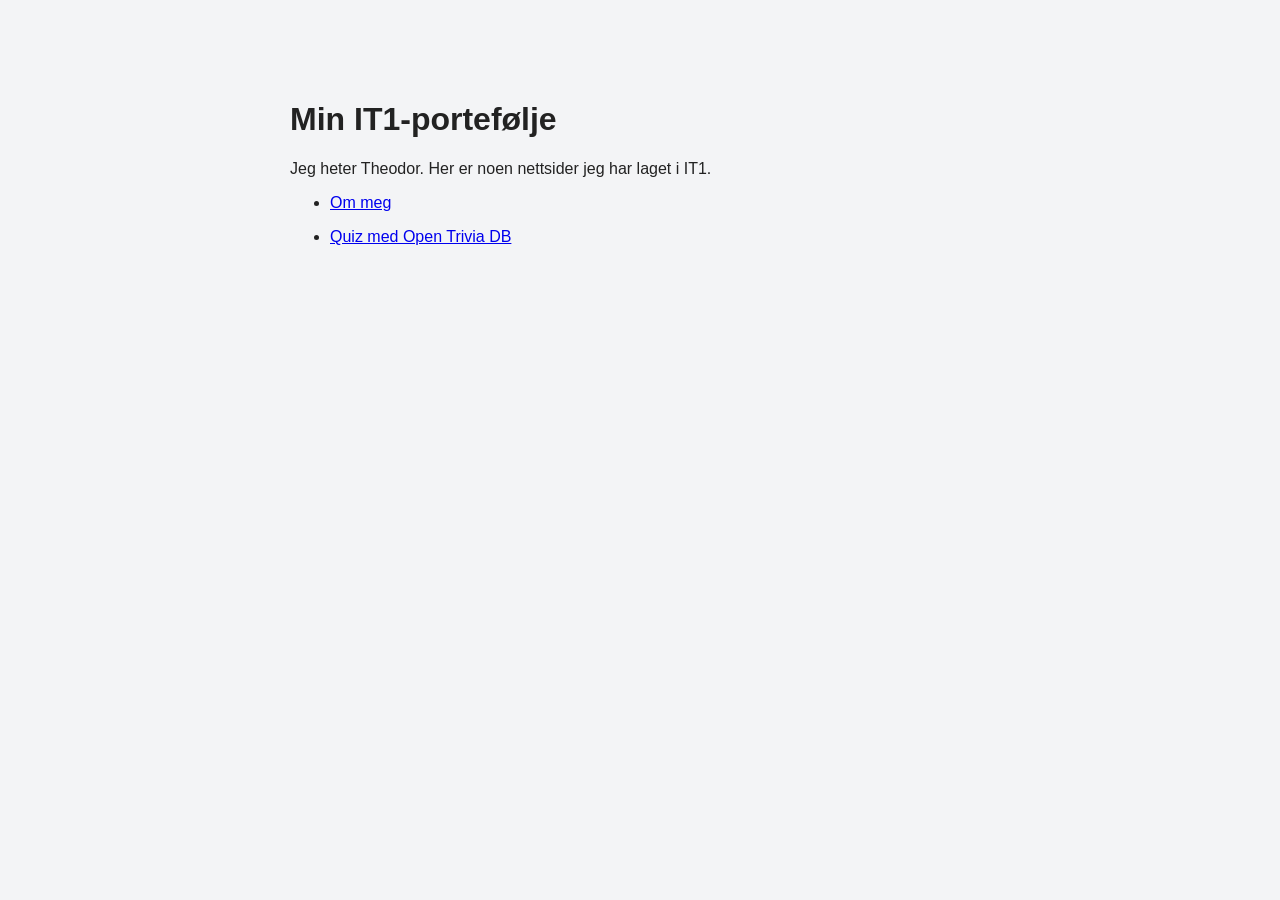
<file: index.html>
<!DOCTYPE html>
<html lang="nb">
<head>
  <meta charset="UTF-8">
  <meta name="viewport" content="width=device-width, initial-scale=1">
  <title>Min IT1-portefølje</title>
  <style>
    body {
      font-family: Arial, sans-serif;
      max-width: 700px;
      margin: 60px auto;
      padding: 20px;
      background: #f3f4f6;
      color: #222;
    }
    li { margin: 16px 0; }
  </style>
</head>
<body>
  <h1>Min IT1-portefølje</h1>
  <p>Jeg heter Theodor. Her er noen nettsider jeg har laget i IT1.</p>
  <ul>
    <li><a href="Prosjekt1/ommeg.html" target="_blank" rel="noopener">Om meg</a></li>
    <li><a href="Prosjekt2/js.QUIZ.html" target="_blank" rel="noopener">Quiz med Open Trivia DB</a></li>
  </ul>
</body>
</html>
</file>
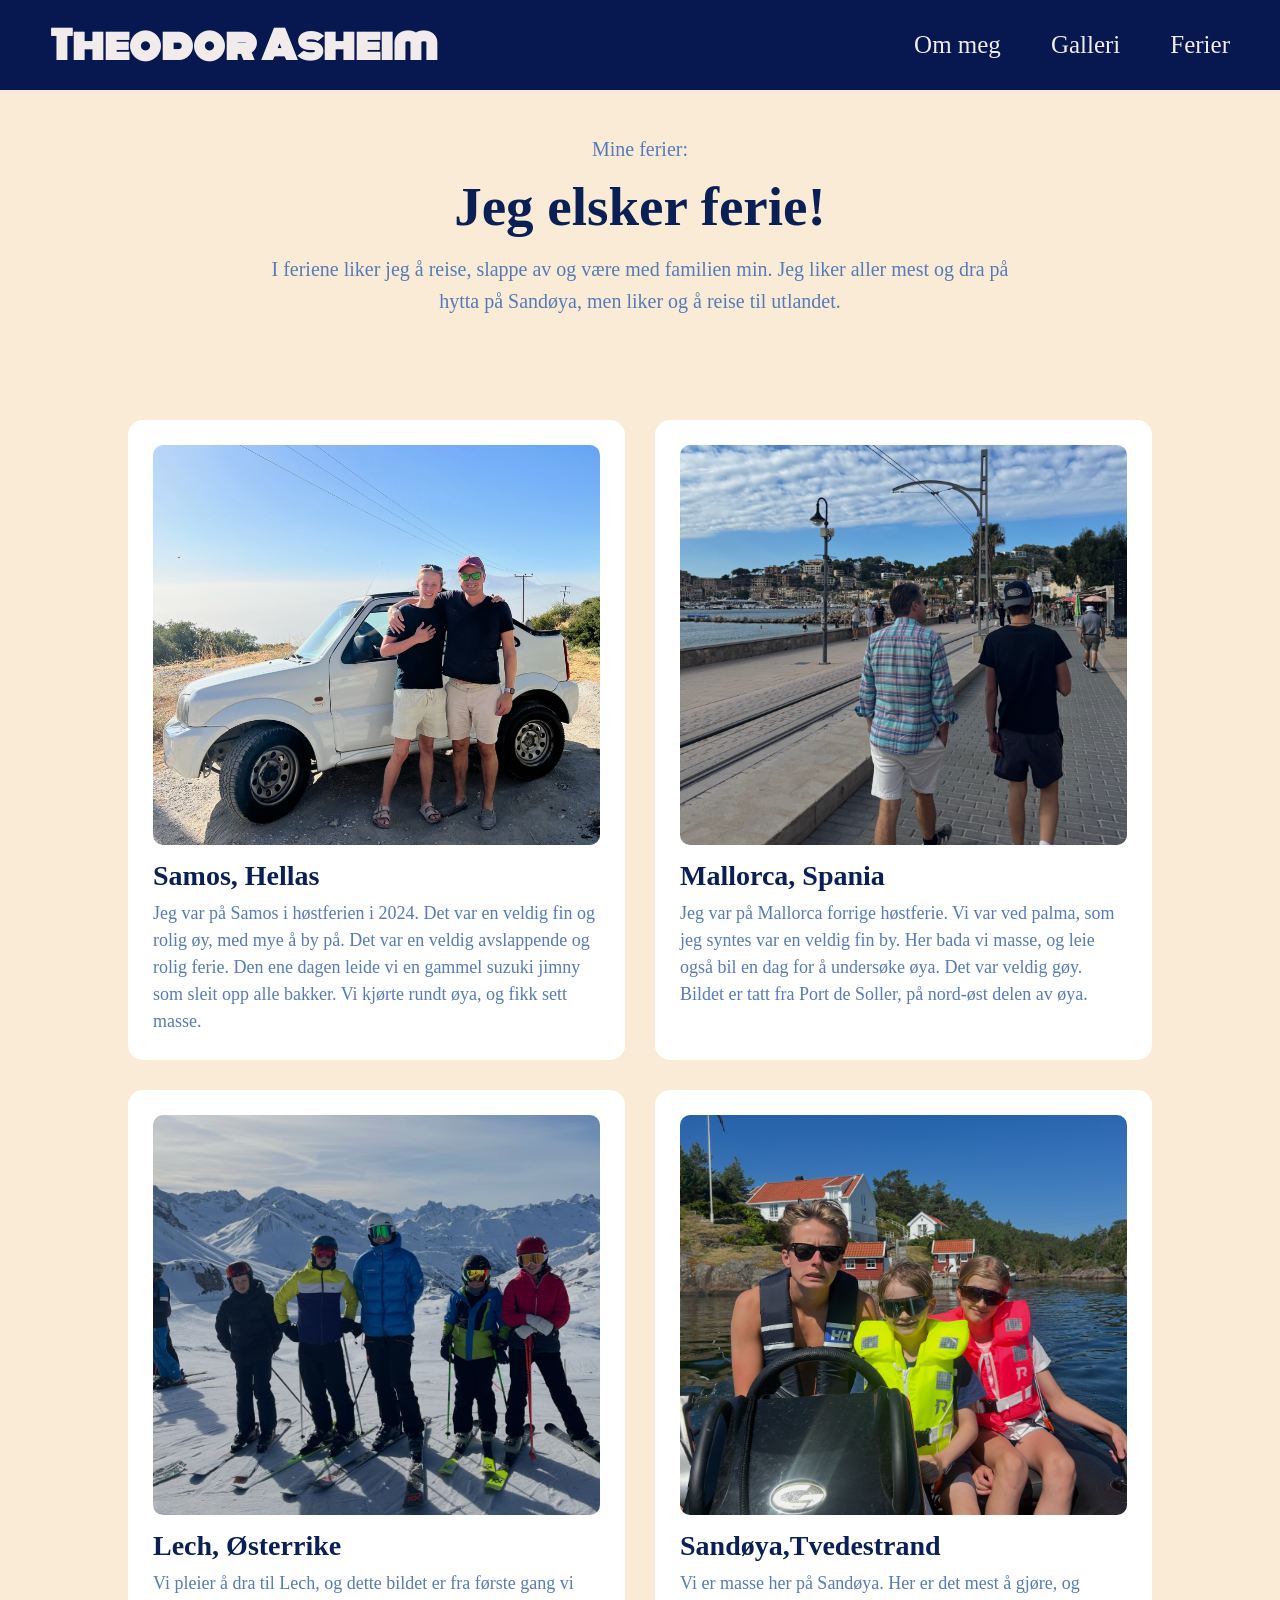
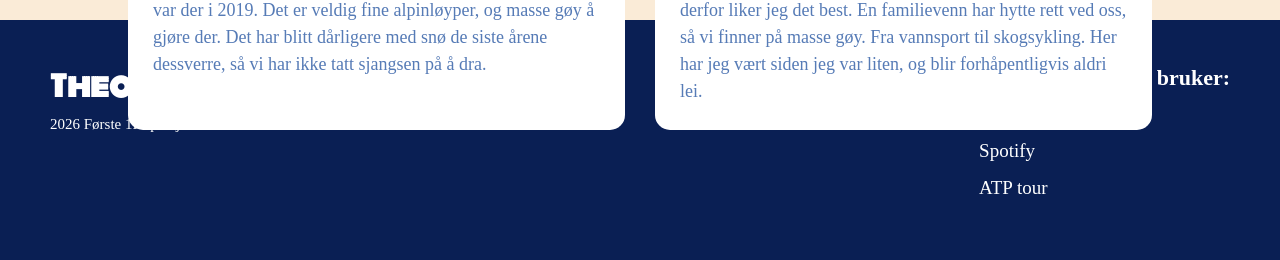
<file: Prosjekt1/ferier.html>
<!DOCTYPE html>
<html lang="en">

<head>
    <meta charset="UTF-8">
    <meta name="viewport" content="width=device-width, initial-scale=1.0">
    <link rel="stylesheet" href="style.css">
    <title>Ferier</title>
    <link rel="preconnect" href="https://fonts.googleapis.com">
    <link rel="preconnect" href="https://fonts.gstatic.com" crossorigin>
    <link href="https://fonts.googleapis.com/css2?family=Monoton&display=swap" rel="stylesheet">
</head>

<body class="ferier-side">
    <header>

        <div class="navn">
            Theodor Asheim
        </div>

        <nav>
            <a href="ommeg.html">Om meg</a>
            <a href="galleri.html">Galleri</a>
            <a href="ferier.html">Ferier</a>
        </nav>

    </header>

    <section class="ferier-intro">

        <div class="ferier-intro-tekst">
            <p class="liten-tekst">Mine ferier:</p>

            <h1>Jeg elsker ferie!</h1>

            <p>I feriene liker jeg å reise, slappe av og være med familien min. Jeg liker aller mest og dra på hytta på
                Sandøya, men liker og å reise til utlandet. </p>


        </div>

    </section>

    <section class="ferie-steder">
        <div class="sted">
            <img src="Bilder/samos.png" alt="Samos">
            <h2>Samos, Hellas</h2>
            <p>
                Jeg var på Samos i høstferien i 2024. Det var en veldig fin og rolig øy, med mye å by på. Det var en veldig avslappende og rolig ferie. Den ene dagen leide vi en gammel suzuki jimny som sleit opp alle bakker. Vi kjørte rundt øya, og fikk sett masse. 
            </p>

        </div>
        <div class="sted">
            <img src="Bilder/mallorca.png" alt="Mallorca">
            <h2>Mallorca, Spania</h2>
            <p>
                Jeg var på Mallorca forrige høstferie. Vi var ved palma, som jeg syntes var en veldig fin by. Her bada vi masse, og leie også bil en dag for å undersøke øya. Det var veldig gøy. Bildet er tatt fra Port de Soller, på nord-øst delen av øya. 
            </p>

        </div>
        <div class="sted">
            <img src="Bilder/lech.png" alt="Lech">
            <h2>Lech, Østerrike</h2>
            <p>
                Vi pleier å dra til Lech, og dette bildet er fra første gang vi var der i 2019. Det er veldig fine alpinløyper, og masse gøy å gjøre der. Det har blitt dårligere med snø de siste årene dessverre, så vi har ikke tatt sjangsen på å dra. 
            </p>

        </div>
        <div class="sted">
            <img src="Bilder/sandoya.png" alt="Sandøya">
            <h2>Sandøya,Tvedestrand</h2>
            <p>
                Vi er masse her på Sandøya. Her er det mest å gjøre, og derfor liker jeg det best. En familievenn har hytte rett ved oss, så vi finner på masse gøy. Fra vannsport til skogsykling. Her har jeg vært siden jeg var liten, og blir forhåpentligvis aldri lei. 
            </p>

        </div>

    </section>
    <footer>
        <div class="footer-venstre">
            <h2>Theodor Asheim</h2>
            <p>2026 Første 1IT prosjekt</p>
        </div>
        <div class="footer-høyre">
            <h3>Her er lenkene jeg bruker:</h3>

            <div class="footer-lenker">
                <a href="https://www.netflix.com/no/" target="_blank">Netflix</a>
                <a href="https://open.spotify.com/" target="_blank">Spotify</a>
                <a href="https://www.atptour.com/en" target="_blank">ATP tour</a>
            </div>

        </div>
    </footer>
</body>

</html>
</file>
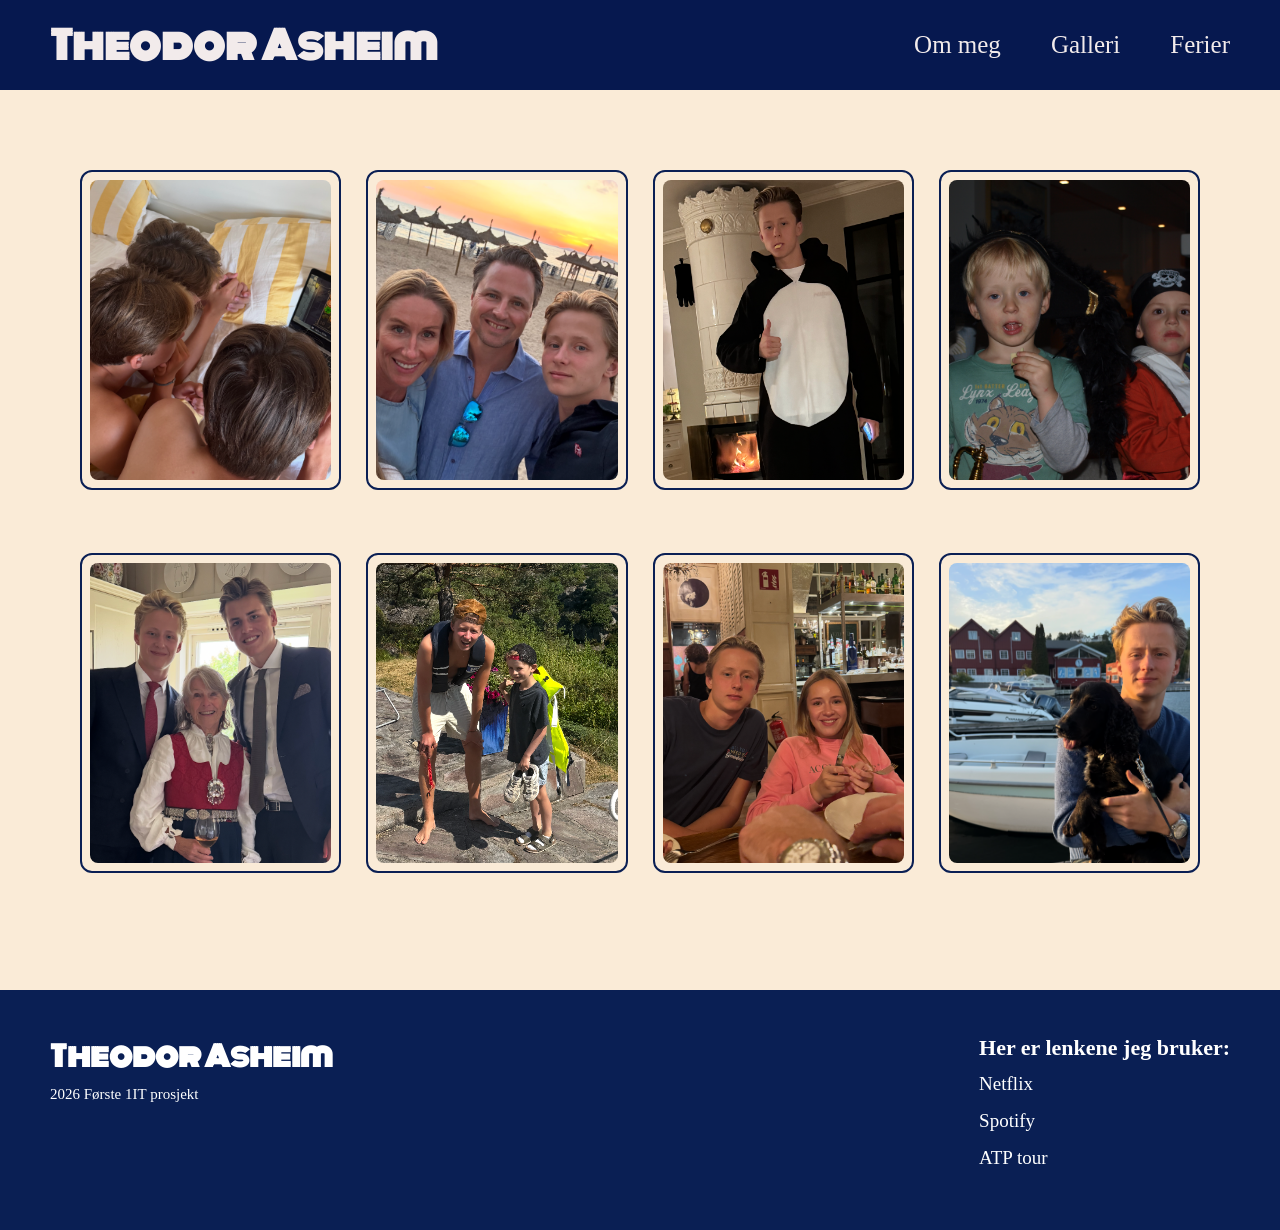
<file: Prosjekt1/galleri.html>
<html>

<head>
    <title>Galleri</title>
    <link rel="stylesheet" href="style.css">
    <link rel="preconnect" href="https://fonts.googleapis.com">
    <link rel="preconnect" href="https://fonts.gstatic.com" crossorigin>
    <link href="https://fonts.googleapis.com/css2?family=Monoton&display=swap" rel="stylesheet">


</head>

<body class="galleri-side">
    <header>

        <div class="navn">
            Theodor Asheim
        </div>

        <nav>
            <a href="ommeg.html">Om meg</a>
            <a href="galleri.html">Galleri</a>
            <a href="ferier.html">Ferier</a>
        </nav>

    </header>
    <section class="side2">

        <div class="bildeboks">
            <img src="Bilder/galleri1.png" alt="">
        </div>

        <div class="bildeboks">
            <img src="Bilder/galleri2.png" alt="">
        </div>

        <div class="bildeboks">
            <img src="Bilder/galleri3.png" alt="">
        </div>

        <div class="bildeboks">
            <img src="Bilder/galleri4.png" alt="">
        </div>

        <div class="bildeboks">
            <img src="Bilder/galleri5.png" alt="">
        </div>

        <div class="bildeboks">
            <img src="Bilder/galleri6.png" alt="">
        </div>

        <div class="bildeboks">
            <img src="Bilder/galleri7.png" alt="">
        </div>

        <div class="bildeboks">
            <img src="Bilder/galleri8.png" alt="">
        </div>

    </section>
    <footer>
        <div class="footer-venstre">
            <h2>Theodor Asheim</h2>
            <p>2026 Første 1IT prosjekt</p>
        </div>
        <div class="footer-høyre">
            <h3>Her er lenkene jeg bruker:</h3>

            <div class="footer-lenker">
                <a href="https://www.netflix.com/no/" target="_blank">Netflix</a>
                <a href="https://open.spotify.com/" target="_blank">Spotify</a>
                <a href="https://www.atptour.com/en" target="_blank">ATP tour</a>
            </div>

        </div>
    </footer>

</body>

</html>
</file>
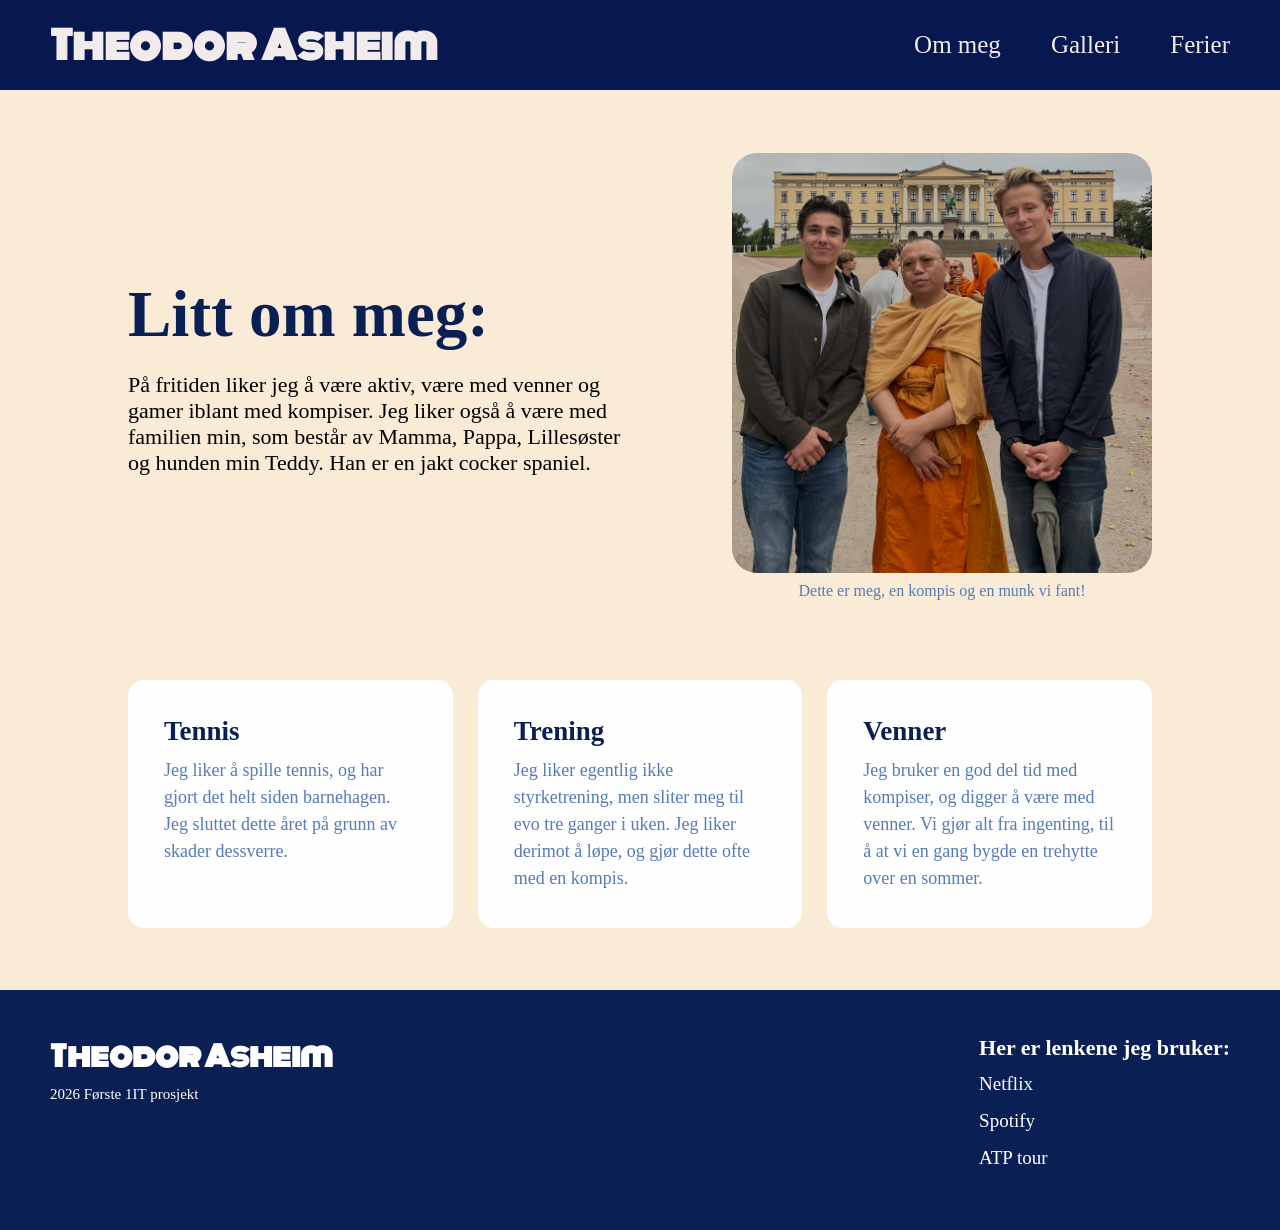
<file: Prosjekt1/ommeg.html>
<!DOCTYPE html>
<html lang="en">

<head>
    <meta charset="UTF-8">
    <meta name="viewport" content="width=device-width, initial-scale=1.0">
    <title>Fritid</title>
    <link rel="stylesheet" href="style.css">
    <link rel="preconnect" href="https://fonts.googleapis.com">
    <link rel="preconnect" href="https://fonts.gstatic.com" crossorigin>
    <link href="https://fonts.googleapis.com/css2?family=Monoton&display=swap" rel="stylesheet">
    </head>

<body class="fritid-side">
    <header>

        <div class="navn">
            Theodor Asheim
        </div>

        <nav>
            <a href="ommeg.html">Om meg</a>
            <a href="galleri.html">Galleri</a>
            <a href="ferier.html">Ferier</a>
        </nav>

    </header>


    <section class="fritid">

        <div class="intro">
            <div class="intro-tekst">
                <h1>Litt om meg:</h1>
                <p>
                    På fritiden liker jeg å være aktiv, være med venner
                    og gamer iblant med kompiser. Jeg liker også å være
                    med familien min, som består av Mamma, Pappa, Lillesøster og hunden min Teddy. Han er en jakt cocker spaniel.
                </p>
            </div>
            <div class="Meg-å-en-munk">
                <img src="Bilder/ommeg.png" alt="Bilde fra fritiden min">
                <p>Dette er meg, en kompis og en munk vi fant!</p>
            </div>
        </div>


        <div class="interesser">

            <div class="interesse-boks">
                <h2>Tennis</h2>
                <p>Jeg liker å spille tennis, og har gjort det helt siden barnehagen. Jeg sluttet dette året på grunn av
                    skader dessverre.
                </p>
            </div>

            <div class="interesse-boks">
                <h2>Trening</h2>
                <p>Jeg liker egentlig ikke styrketrening, men sliter meg til evo tre ganger i uken. Jeg liker derimot å
                    løpe, og gjør dette ofte med en kompis. </p>
            </div>

            <div class="interesse-boks">
                <h2>Venner</h2>
                <p>Jeg bruker en god del tid med kompiser, og digger å være med venner. Vi gjør alt fra ingenting, til å
                    at vi en gang bygde en trehytte over en sommer. </p>
            </div>

    </section>

    <footer>
        <div class="footer-venstre">
            <h2>Theodor Asheim</h2>
            <p>2026 Første 1IT prosjekt</p>
        </div>
        <div class="footer-høyre">
            <h3>Her er lenkene jeg bruker:</h3>

            <div class="footer-lenker">
                <a href="https://www.netflix.com/no/" target="_blank">Netflix</a>
                <a href="https://open.spotify.com/" target="_blank">Spotify</a>
                <a href="https://www.atptour.com/en" target="_blank">ATP tour</a>
            </div>

        </div>
    </footer>

</body>

</html>
</file>
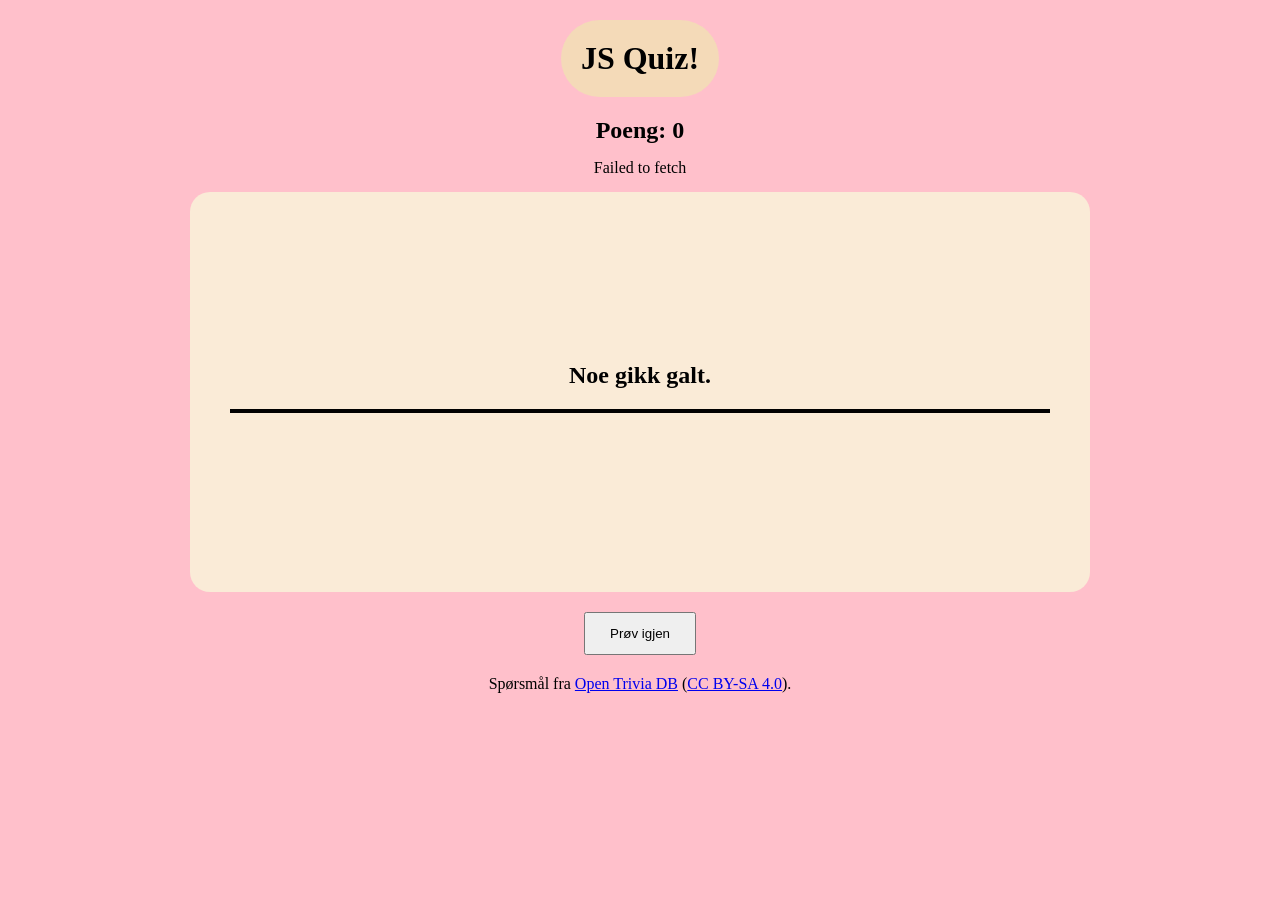
<file: Prosjekt2/js.QUIZ.html>
<!doctype html>
<html lang="en">

<head>
    <meta charset="UTF-8" />
    <meta name="viewport" content="width=device-width, initial-scale=1.0" />
    <title>JS Quiz</title>
    <style>

        * {
            margin: 0;
            padding: 0;
            box-sizing: border-box;
        }

        body {
            background-color: pink;
            padding: 20px 100px;
            display: flex;
            flex-direction: column;
            align-items: center;
            text-align: center;
        }

        .grid {
            width: 100%;
            display: flex;
            gap: 50px;
            flex-wrap: wrap;
            justify-content: center;
        }

        article {
            width: 100%;
            max-width: 900px;
            min-height: 400px;
            padding: 40px;
            border-radius: 20px;
            background-color: antiquewhite;
            display: flex;
            justify-content: center;
            align-items: center;
            flex-direction: column;
        }

        h1 {
            padding: 20px;
            background-color: rgb(244, 218, 184);
            border-radius: 50px;
            width: fit-content;
            margin-bottom: 20px;
        }

        .boxes {
            display: flex;
            width: 100%;
            align-items: center;
            justify-content: space-evenly;
            gap: 50px;
            border-top: 4px solid black;
            padding-top: 10px;
        }

        .box {
            width: 100px;
            height: 100px;
            border: 2px solid black;
            border-radius: 10px;
            background-color: aqua;
            display: flex;
            align-items: center;
            justify-content: center;
            font-size: 20px;
        }

        .boxes {
            flex-wrap: wrap;
            gap: 12px;
            margin-top: 20px;
        }

        .box {
            width: auto;
            min-height: 110px;
            height: auto;
            flex: 1 1 220px;
            padding: 18px;
            font: inherit;
            font-size: 1.2rem;
            overflow-wrap: anywhere;
            cursor: pointer;
        }

        .box:disabled {
            color: black;
            opacity: 1;
            cursor: default;
        }

        #neste {
            margin: 20px 0;
            padding: 12px 24px;
            cursor: pointer;
        }

        #resultat {
            margin: 15px 0;
        }

        @media (max-width: 600px) {
            body {
                padding: 20px;
            }

            article {
                width: 100%;
            }
        }
    </style>
</head>

<body>

    <body>
        <h1>JS Quiz!</h1>
        <h2 id="poeng">Poeng: 0</h2>
        <p id="resultat" aria-live="polite"></p>

        <div class="grid">
            <article>
                <h2 id="sporsmal">Laster spørsmål...</h2>
                <div class="boxes" id="svaralternativer"></div>
            </article>
        </div>

        <button id="neste" disabled>Neste spørsmål</button>

        <p>
            Spørsmål fra
            <a href="https://opentdb.com/">Open Trivia DB</a>
            (<a href="https://creativecommons.org/licenses/by-sa/4.0/">CC BY-SA 4.0</a>).
        </p>

        <script>
            let poeng = 0;
            let sporsmalListe = [];
            let harSvart = false;
            let sisteHenting = 0;

            const sporsmalElement = document.getElementById("sporsmal");
            const svarElement = document.getElementById("svaralternativer");
            const poengElement = document.getElementById("poeng");
            const resultatElement = document.getElementById("resultat");
            const nesteKnapp = document.getElementById("neste");

            // API-et kan sende for eksempel &quot; i stedet for anførselstegn.
            function dekodTekst(tekst) {
                const felt = document.createElement("textarea");
                felt.innerHTML = tekst;
                return felt.value;
            }

            // Bland svarene slik at riktig svar ikke alltid står samme sted.
            function bland(liste) {
                for (let i = liste.length - 1; i > 0; i--) {
                    const j = Math.floor(Math.random() * (i + 1));
                    [liste[i], liste[j]] = [liste[j], liste[i]];
                }
                return liste;
            }

            async function hentSporsmal() {
                // Vent hvis det har gått mindre enn 5 sekunder siden sist.
                const ventetid = Math.max(0, 5100 - (Date.now() - sisteHenting));
                await new Promise(resolve => setTimeout(resolve, ventetid));

                sisteHenting = Date.now();

                const respons = await fetch(
                    "https://opentdb.com/api.php?amount=10&type=multiple"
                );

                if (!respons.ok) {
                    throw new Error("Kunne ikke kontakte API-et.");
                }

                const data = await respons.json();

                if (data.response_code === 5) {
                    throw new Error("For mange forespørsler. Vent litt og prøv igjen.");
                }

                if (data.response_code !== 0 || !data.results.length) {
                    throw new Error("Kunne ikke hente spørsmål.");
                }

                sporsmalListe = data.results;
            }

            async function visNesteSporsmal() {
                nesteKnapp.disabled = true;
                resultatElement.textContent = "";
                svarElement.replaceChildren();
                sporsmalElement.textContent = "Laster spørsmål...";

                try {
                    // Hent en ny runde når listen er tom.
                    if (sporsmalListe.length === 0) {
                        await hentSporsmal();
                    }

                    const sporsmal = sporsmalListe.shift();
                    harSvart = false;

                    sporsmalElement.textContent = dekodTekst(sporsmal.question);
                    nesteKnapp.textContent = "Neste spørsmål";

                    const alternativer = bland([
                        { tekst: sporsmal.correct_answer, riktig: true },
                        ...sporsmal.incorrect_answers.map(svar => ({
                            tekst: svar,
                            riktig: false
                        }))
                    ]);

                    alternativer.forEach(alternativ => {
                        const knapp = document.createElement("button");
                        knapp.className = "box";
                        knapp.textContent = dekodTekst(alternativ.tekst);

                        knapp.addEventListener("click", () => {
                            sjekkSvar(
                                alternativ.riktig,
                                knapp,
                                sporsmal.correct_answer
                            );
                        });

                        svarElement.appendChild(knapp);
                    });
                } catch (feil) {
                    sporsmalElement.textContent = "Noe gikk galt.";
                    resultatElement.textContent = feil.message;
                    nesteKnapp.textContent = "Prøv igjen";
                    nesteKnapp.disabled = false;
                }
            }

            function sjekkSvar(riktig, knapp, riktigSvar) {
                // Hindre at spilleren får flere poeng på samme spørsmål.
                if (harSvart) return;
                harSvart = true;

                if (riktig) {
                    poeng++;
                    knapp.style.backgroundColor = "lightgreen";
                    resultatElement.textContent = "Riktig!";
                } else {
                    knapp.style.backgroundColor = "lightcoral";
                    resultatElement.textContent =
                        "Feil! Riktig svar er: " + dekodTekst(riktigSvar);
                }

                poengElement.textContent = "Poeng: " + poeng;

                svarElement.querySelectorAll("button").forEach(knapp => {
                    knapp.disabled = true;
                });

                nesteKnapp.disabled = false;
            }

            nesteKnapp.addEventListener("click", visNesteSporsmal);

            // Start quizen når siden åpnes.
            visNesteSporsmal();
        </script>
    </body>


</body>

</html>
</file>
<file: Prosjekt1/style.css>
* {
    margin: 0;
    padding: 0;
    box-sizing: border-box;
}

img {
    width: 100%;
    display: block;
}

header {
    background-color: rgb(6, 24, 79);
    position: sticky;
    top: 0;
    padding: 20px 50px;
    justify-content: space-between;
    display: flex;
    height: 90px;
    align-items: center;
}

.navn {
    color: rgb(242, 235, 235);
    font-size: 38px;
    font-weight: bold;
    font-family: "Monoton";
}

nav {
    display: flex;
    gap: 50px;
}


a {
    color: rgb(242, 235, 235);
    text-decoration: none;
    font-size: 25px;
}

.galleri-side {
    .side2 {
        background-color: antiquewhite;
        display: grid;
        grid-template-columns: repeat(4, 1fr);
        gap: 25px;
        height: 100vh;
        width: 100%;
        max-width: 100%px;
        margin: auto;
        padding: 80px;
    }

    .bildeboks {
        background-color: antiquewhite;
        height: 320px;
        border: 2px solid rgb(10, 31, 84);
        border-radius: 12px;
        padding: 8px;
        overflow: hidden;

        img {
            width: 100%;
            height: 100%;
            object-fit: cover;
            border-radius: 8px;

        }

    }

}


.fritid-side {
    .fritid {
        background-color: antiquewhite;
        display: flex;
        justify-content: center;
        align-items: center;
        height: 100vh;
        flex-direction: column;
        padding: 80px 10%;

    }

    .intro {
        display: flex;
        align-items: center;
        justify-content: space-between;
        gap: 80px;
        margin-bottom: 80px;

        img {
            width: 420px;
            height: 420px;
            object-fit: cover;
            border-radius: 25px;

        }
    }

    .intro-tekst {
        width: 50%;

        p {
            font-size: 22px;
            color: rgb(86, 123, 18s2);
        }
    }

    .liten-tekst {
        color: rgb(86, 123, 182);
        font-size: 18px;
        margin-bottom: 10px;

    }

    h1 {
        color: rgb(10, 31, 84);
        font-size: 65px;
        margin-bottom: 20px;
    }

    .interesser {
        display: flex;
        gap: 25px;

    }

    .interesse-boks {
        background-color: rgb(255, 254, 254);
        flex: 1;
        padding: 35px;
        border-radius: 15px;
        border: 1px solid rgb(255, 255, 255);

        h2 {
            color: rgb(10, 31, 84);
            font-size: 27px;
            margin-bottom: 10px;
        }

        p {
            font-size: 18px;
            line-height: 1.5;
            color: rgb(86, 123, 182);

        }

    } 
}



.Meg-å-en-munk p {
    margin-top: 9px;
    font-size: 16;
    color: rgb(86, 123, 182);
    text-align: center;
}

.ferier-side {
    background-color: antiquewhite;
}

.ferier-side .ferier-intro {
    height: 30vh;
    display: flex;
    justify-content: center;
    align-items: center;
    text-align: center;
    padding: 40px;
}

.ferier-side .ferier-intro-tekst {
    max-width: 750px;
}

.ferier-side .liten-tekst {
    color: rgb(86, 123, 182);
    font-size: 18px;
    margin-bottom: 10px;

}

.ferier-side .ferier-intro h1 {
    color: rgb(10, 31, 84);
    font-size: 55px;
    margin-bottom: 15px;

}

.ferier-side .ferier-intro p {
    font-size: 20px;
    line-height: 1.6;
    color: rgb(86, 123, 182);
}

.ferier-side .ferie-steder {
    height: 140vh;
    display: grid;
    grid-template-columns: repeat(2, 1fr);
    gap: 30px;
    padding: 60px 10%;

}

.ferier-side .sted {
    background-color: white;
    padding: 25px;
    border-radius: 15px;

}

.ferier-side .sted img {
    height: 400px;
    object-fit: cover;
    border-radius: 10px;

}

.ferier-side .sted h2 {
    color: rgb(10, 31, 84);
    font-size: 28px;
    margin-top: 15px;
    margin-bottom: 8px;

}

.ferier-side .sted p {
    font-size: 18px;
    line-height: 1.5;
    color: rgb(86, 123, 182);
}

footer {
    background-color: rgb(10, 31, 84);
    display: flex;
    justify-content: space-between;
    align-items: flex-start;
    padding: 45px 50px;
    height: 240px;
}

.footer-venstre h2 {
    color: white;
    font-size: 28px;
    margin-bottom: 8px;
    font-family: "Monoton";
}

.footer-venstre p {
    font-size: 15px;
    color: white;
}

.footer-høyre {
    display: flex;
    flex-direction: column;
    gap: 12px;
}

.footer-høyre h3 {
    font-size: 22px;
    color: white;
}

.footer-lenker {
    display: flex;
    flex-direction: column;
    gap: 15px;
}

.footer-lenker a {
    color: white;
    font-size: 19px;
    text-decoration: none;
}
</file>
